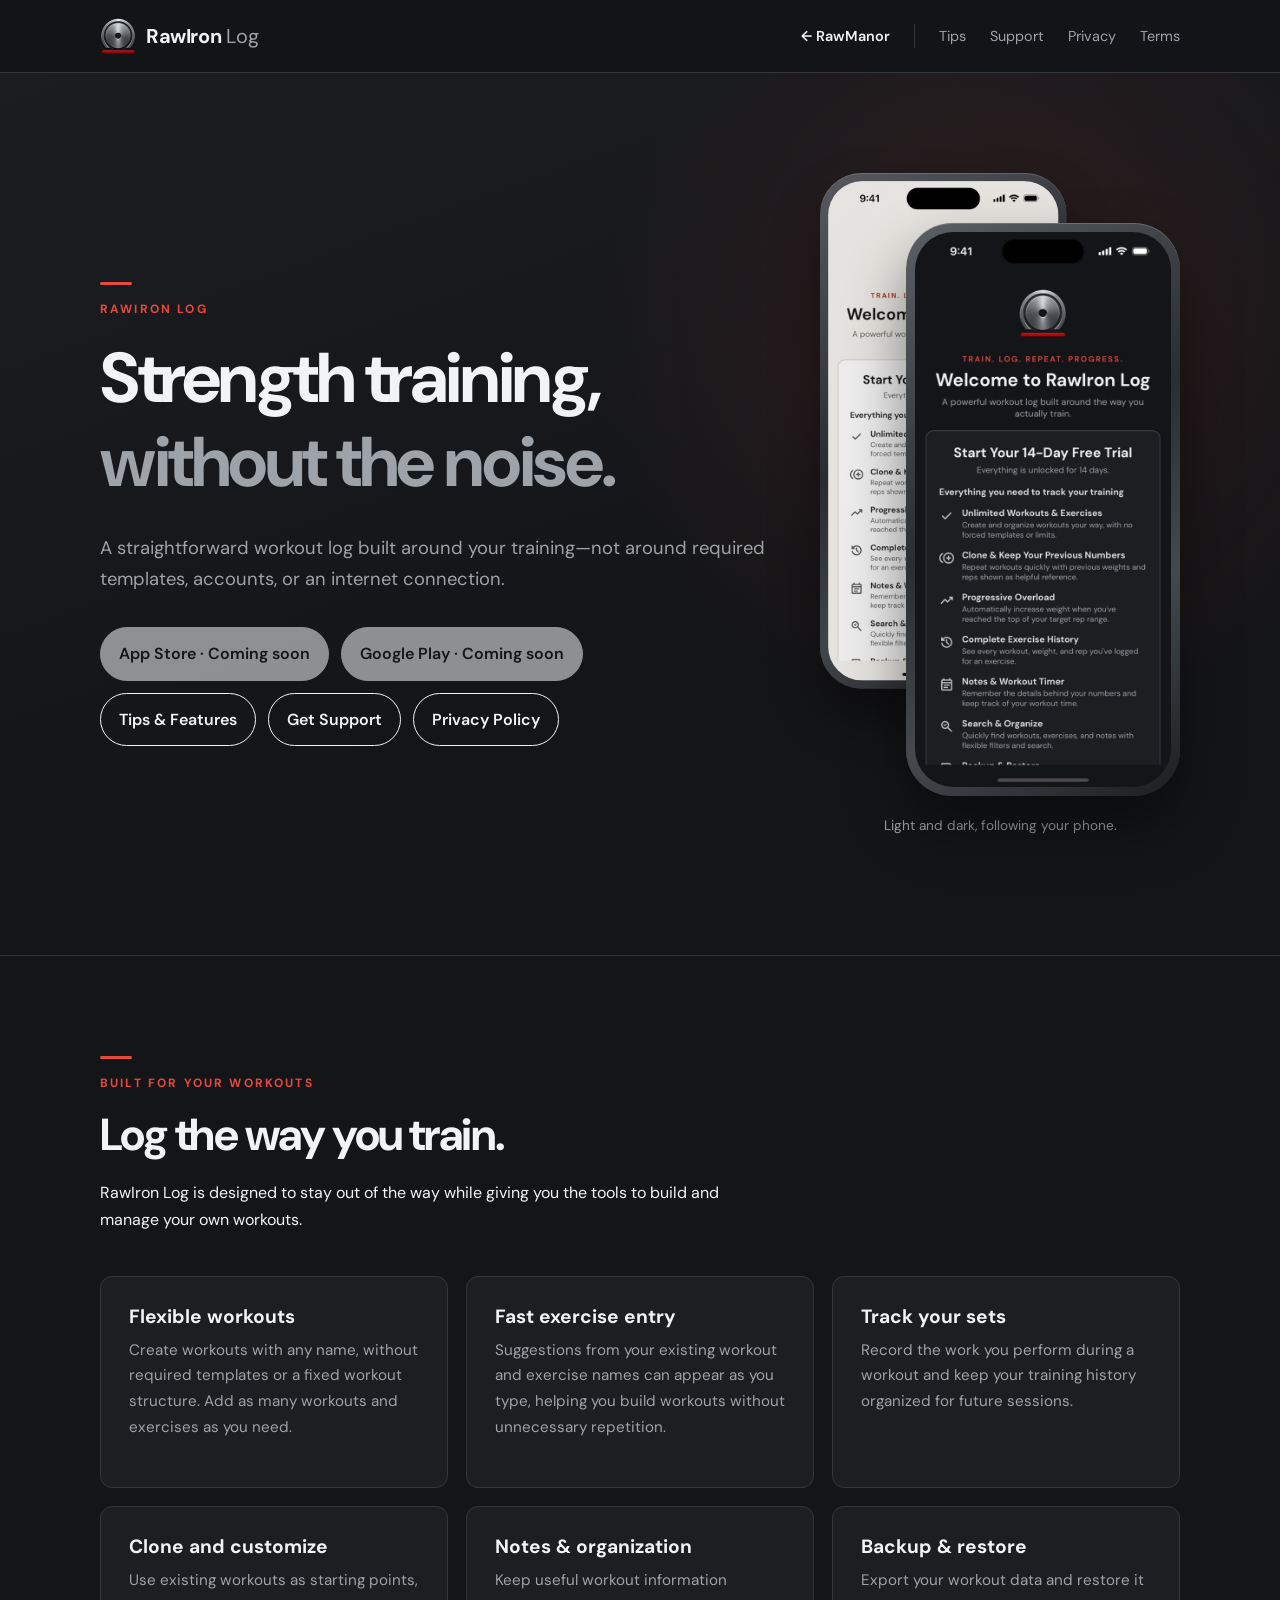
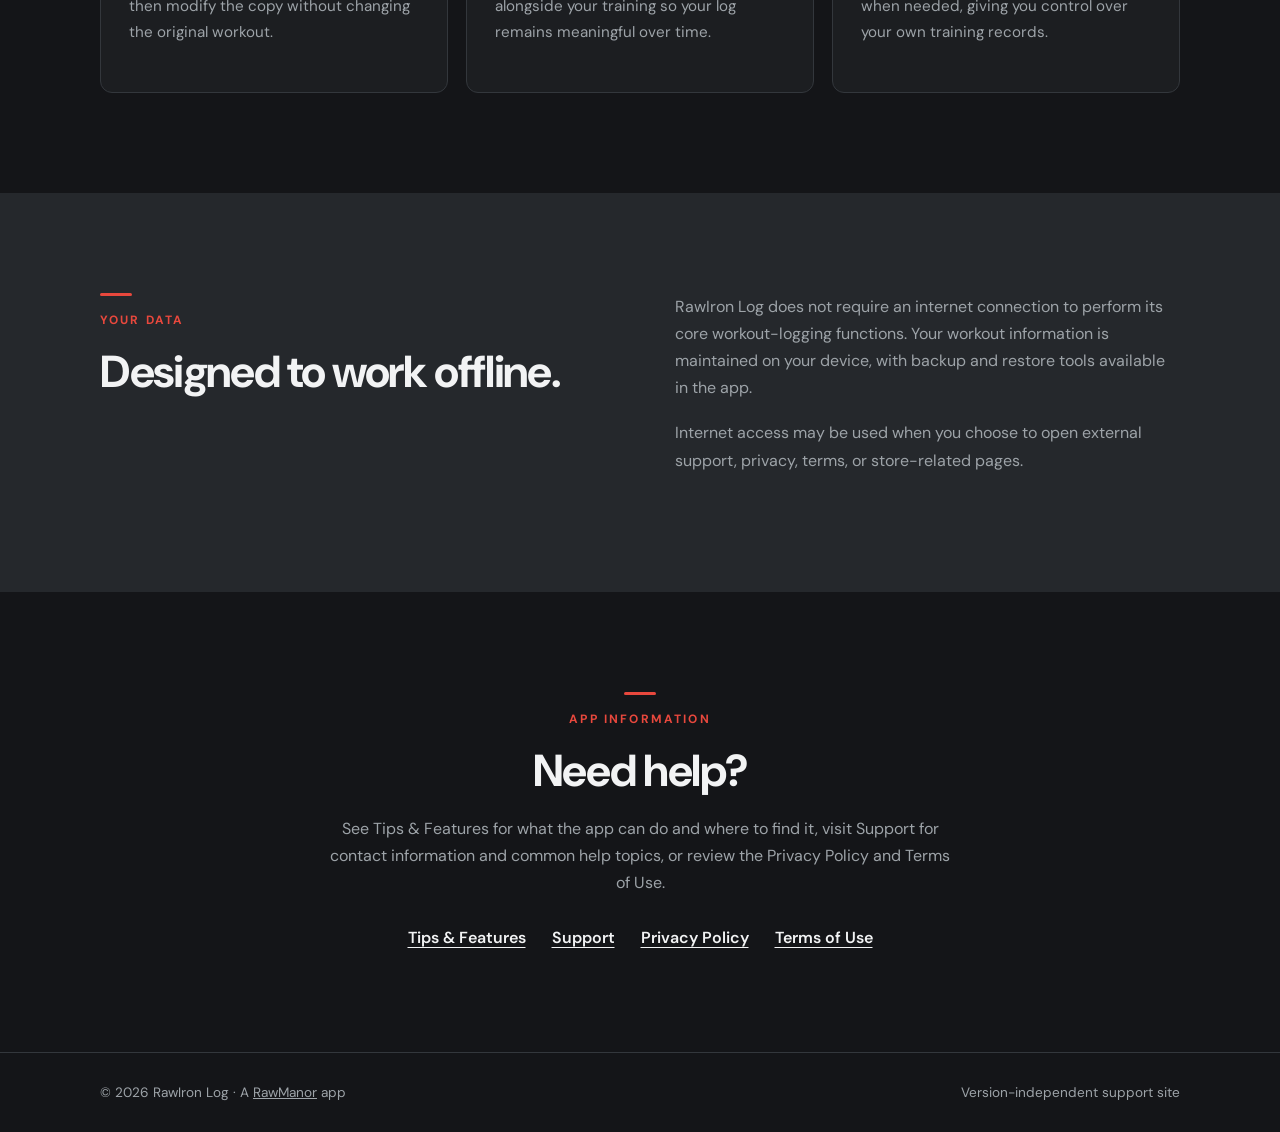
<file: index.html>
<!doctype html>
<html lang="en">
<head>
  <meta charset="utf-8">
  <meta name="viewport" content="width=device-width, initial-scale=1">
  <meta name="description" content="RawIron Log — a focused workout logging app for creating, tracking, cloning, and reviewing strength workouts.">
  <meta property="og:type" content="website">
  <meta property="og:site_name" content="RawIron Log">
  <meta property="og:title" content="RawIron Log">
  <meta property="og:description" content="RawIron Log — a focused workout logging app for creating, tracking, cloning, and reviewing strength workouts.">
  <meta name="twitter:card" content="summary">
  <title>RawIron Log</title>
  <link rel="icon" type="image/png" sizes="32x32" href="images/favicon-32.png">
  <link rel="apple-touch-icon" href="images/apple-touch-icon.png">
  <link rel="stylesheet" href="styles.css">
</head>
<body class="theme-graphite">
<header class="site-header">
  <div class="container nav">
    <a class="brand" href="index.html">
      <img src="images/logo-72.png" alt="" width="36" height="36">
      <span class="brand-text">RawIron <span>Log</span></span>
    </a>
    <nav aria-label="Main navigation">
      <a class="nav-home" href="../index.html">&larr; RawManor</a>
      <a href="tips.html">Tips</a>
      <a href="support.html">Support</a>
      <a href="privacy.html">Privacy</a>
      <a href="terms.html">Terms</a>
    </nav>
  </div>
</header>

<main>
  <section class="hero">
    <div class="container hero-inner hero-split">
      <div>
        <p class="eyebrow">RAWIRON LOG</p>
        <h1>Strength training,<br><em>without the noise.</em></h1>
        <p class="lead">A straightforward workout log built around your training—not around required templates, accounts, or an internet connection.</p>
        <div class="actions">
          <!-- When the listings go live, replace each span with:
               <a class="button primary store" href="STORE_URL">Download on the App Store</a> -->
          <span class="button primary store is-pending">App Store · Coming soon</span>
          <span class="button primary store is-pending">Google Play · Coming soon</span>
        </div>
        <div class="actions actions-secondary">
          <a class="button secondary" href="tips.html">Tips &amp; Features</a>
          <a class="button secondary" href="support.html">Get Support</a>
          <a class="button secondary" href="privacy.html">Privacy Policy</a>
        </div>
      </div>
      <div class="hero-devices">
        <figure class="device back"><img src="images/screens/welcome-light.jpg" alt="RawIron Log welcome screen in light mode" width="589" height="1278"></figure>
        <figure class="device front"><img src="images/screens/welcome-dark.jpg" alt="RawIron Log welcome screen in dark mode" width="589" height="1278"></figure>
        <p class="device-caption">Light and dark, following your phone.</p>
      </div>
    </div>
  </section>

  <section class="section">
    <div class="container">
      <div class="section-heading">
        <p class="eyebrow">BUILT FOR YOUR WORKOUTS</p>
        <h2>Log the way you train.</h2>
        <p>RawIron Log is designed to stay out of the way while giving you the tools to build and manage your own workouts.</p>
      </div>

      <div class="grid">
        <article class="card">
          <h3>Flexible workouts</h3>
          <p>Create workouts with any name, without required templates or a fixed workout structure. Add as many workouts and exercises as you need.</p>
        </article>
        <article class="card">
          <h3>Fast exercise entry</h3>
          <p>Suggestions from your existing workout and exercise names can appear as you type, helping you build workouts without unnecessary repetition.</p>
        </article>
        <article class="card">
          <h3>Track your sets</h3>
          <p>Record the work you perform during a workout and keep your training history organized for future sessions.</p>
        </article>
        <article class="card">
          <h3>Clone and customize</h3>
          <p>Use existing workouts as starting points, then modify the copy without changing the original workout.</p>
        </article>
        <article class="card">
          <h3>Notes & organization</h3>
          <p>Keep useful workout information alongside your training so your log remains meaningful over time.</p>
        </article>
        <article class="card">
          <h3>Backup & restore</h3>
          <p>Export your workout data and restore it when needed, giving you control over your own training records.</p>
        </article>
      </div>
    </div>
  </section>

  <section class="section muted">
    <div class="container split">
      <div>
        <p class="eyebrow">YOUR DATA</p>
        <h2>Designed to work offline.</h2>
      </div>
      <div>
        <p>RawIron Log does not require an internet connection to perform its core workout-logging functions. Your workout information is maintained on your device, with backup and restore tools available in the app.</p>
        <p>Internet access may be used when you choose to open external support, privacy, terms, or store-related pages.</p>
      </div>
    </div>
  </section>

  <section class="section">
    <div class="container centered">
      <p class="eyebrow">APP INFORMATION</p>
      <h2>Need help?</h2>
      <p class="narrow">See Tips &amp; Features for what the app can do and where to find it, visit Support for contact information and common help topics, or review the Privacy Policy and Terms of Use.</p>
      <div class="link-row">
        <a href="tips.html">Tips &amp; Features</a>
        <a href="support.html">Support</a>
        <a href="privacy.html">Privacy Policy</a>
        <a href="terms.html">Terms of Use</a>
      </div>
    </div>
  </section>
</main>

<footer>
  <div class="container footer-inner">
    <span>© 2026 RawIron Log · A <a href="../index.html">RawManor</a> app</span>
    <span>Version-independent support site</span>
  </div>
</footer>
</body>
</html>
</file>
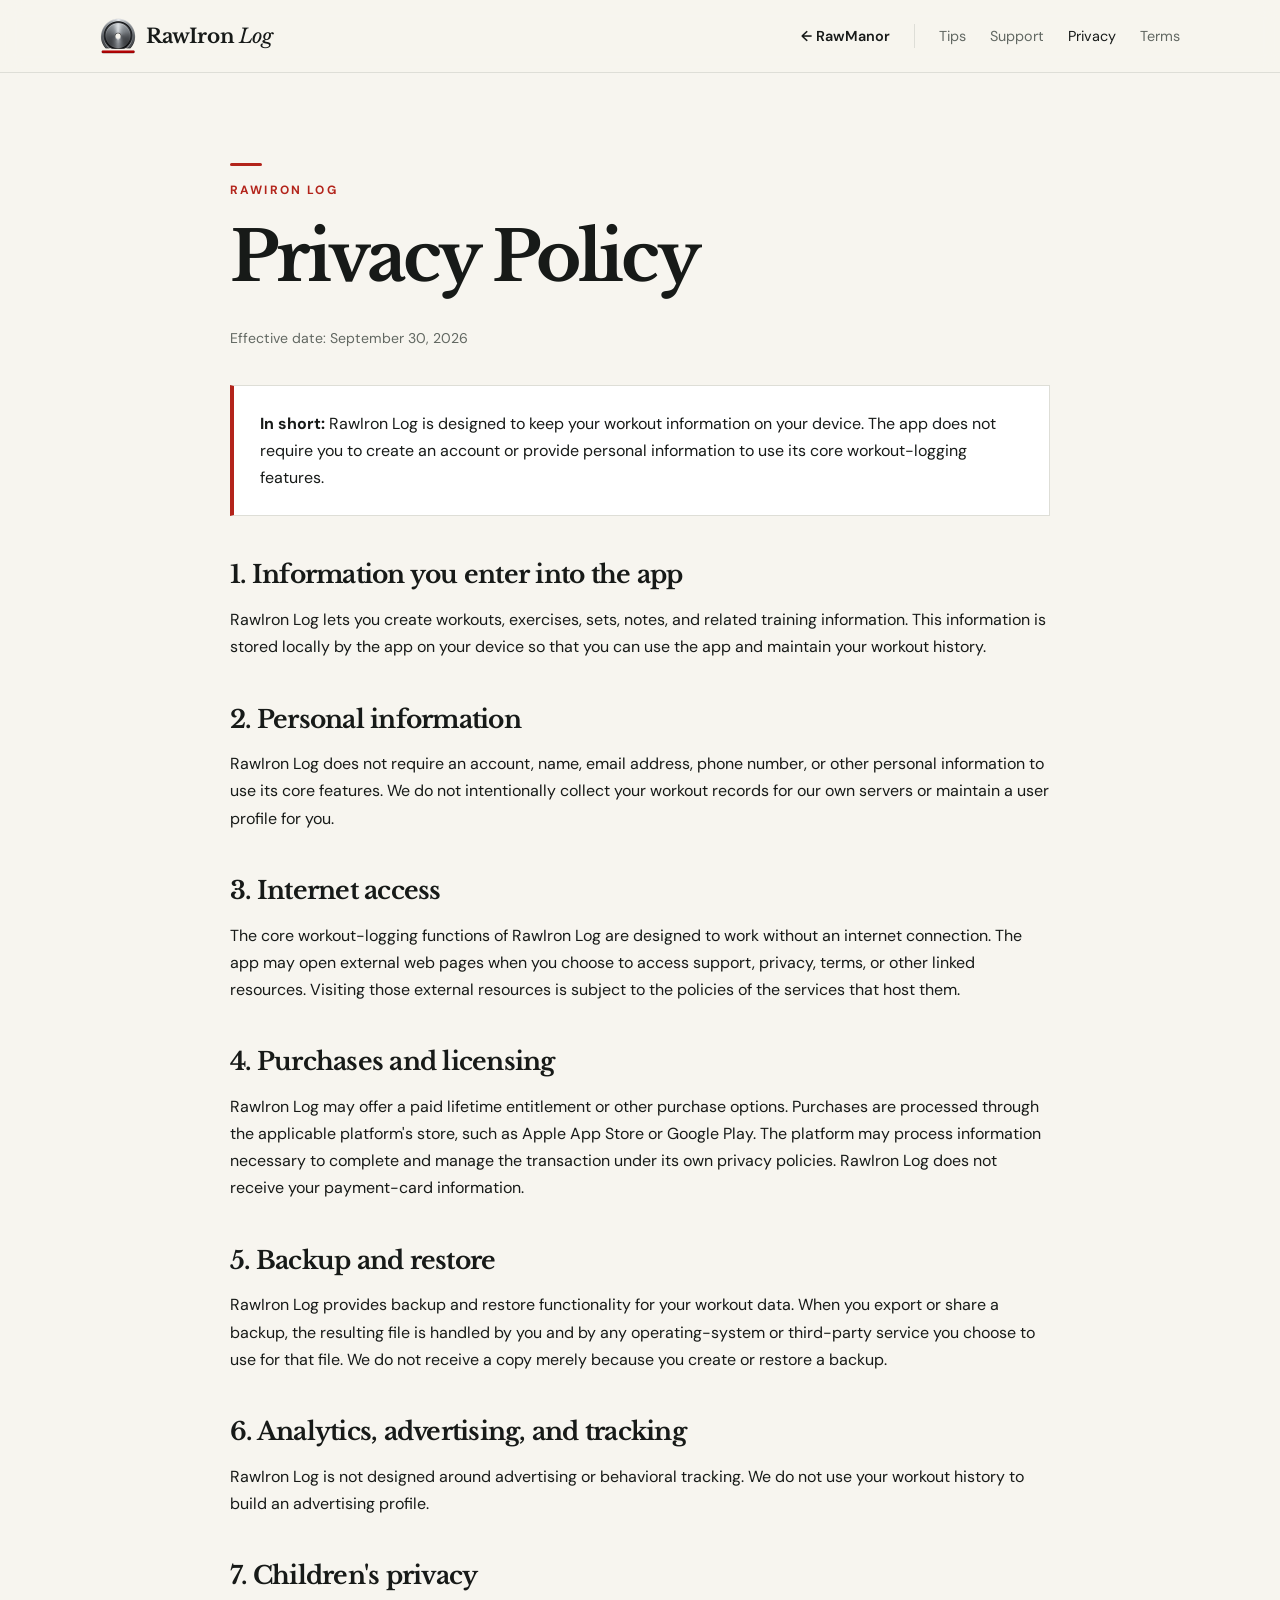
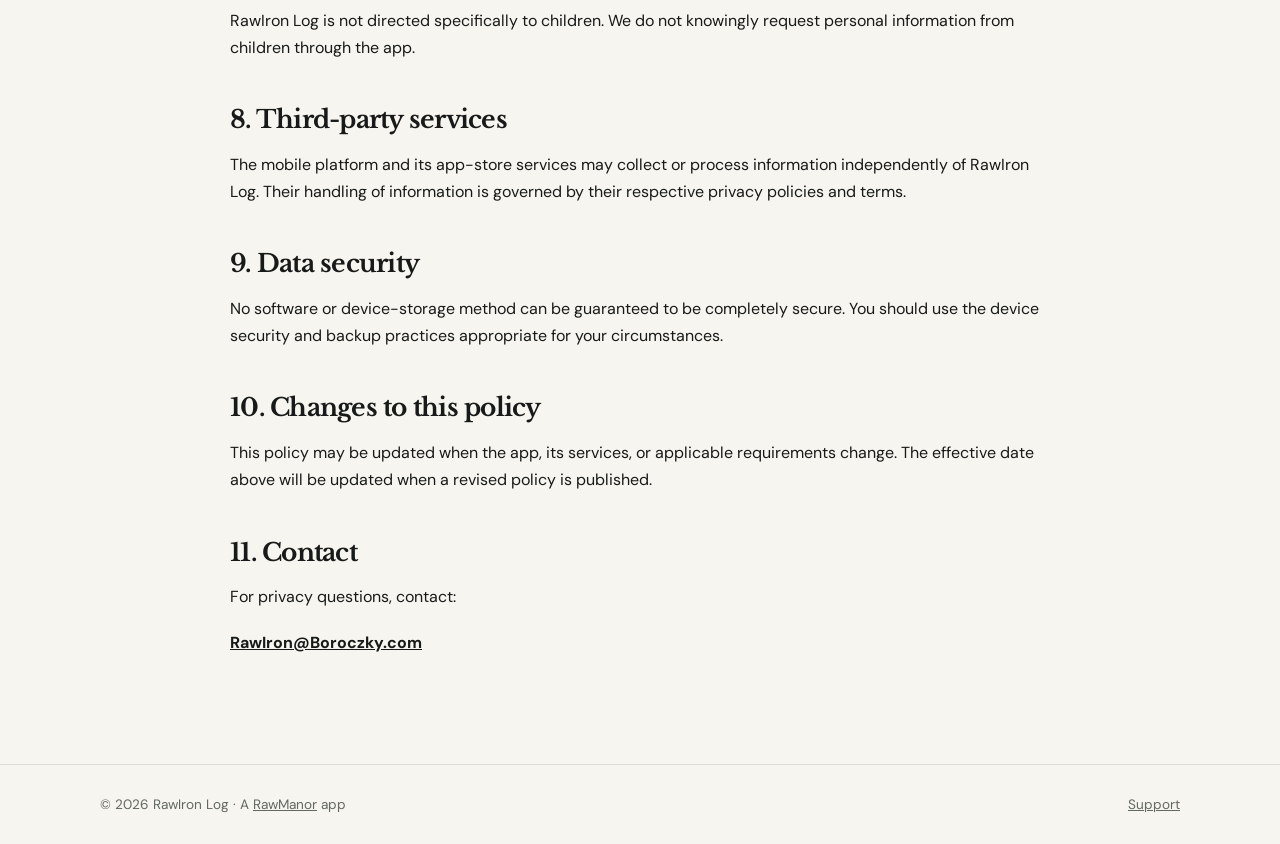
<file: privacy.html>
<!doctype html>
<html lang="en">
<head>
  <meta charset="utf-8">
  <meta name="viewport" content="width=device-width, initial-scale=1">
  <meta name="description" content="How RawIron Log handles your data: workouts stay on your device, with no account, no ads, and no behavioral tracking.">
  <meta property="og:type" content="website">
  <meta property="og:site_name" content="RawIron Log">
  <meta property="og:title" content="Privacy Policy — RawIron Log">
  <meta property="og:description" content="How RawIron Log handles your data: workouts stay on your device, with no account, no ads, and no behavioral tracking.">
  <meta name="twitter:card" content="summary">
  <title>Privacy Policy — RawIron Log</title>
  <link rel="icon" type="image/png" sizes="32x32" href="images/favicon-32.png">
  <link rel="apple-touch-icon" href="images/apple-touch-icon.png">
  <link rel="stylesheet" href="styles.css">
</head>
<body>
<header class="site-header">
  <div class="container nav">
    <a class="brand" href="index.html">
      <img src="images/logo-72.png" alt="" width="36" height="36">
      <span class="brand-text">RawIron <span>Log</span></span>
    </a>
    <nav aria-label="Main navigation">
      <a class="nav-home" href="../index.html">&larr; RawManor</a>
      <a href="tips.html">Tips</a>
      <a href="support.html">Support</a>
      <a class="active" aria-current="page" href="privacy.html">Privacy</a>
      <a href="terms.html">Terms</a>
    </nav>
  </div>
</header>

<main class="legal">
  <div class="container narrow-wide">
    <p class="eyebrow">RAWIRON LOG</p>
    <h1>Privacy Policy</h1>
    <p class="updated">Effective date: September 30, 2026</p>

    <div class="notice">
      <strong>In short:</strong> RawIron Log is designed to keep your workout information on your device. The app does not require you to create an account or provide personal information to use its core workout-logging features.
    </div>

    <h2>1. Information you enter into the app</h2>
    <p>RawIron Log lets you create workouts, exercises, sets, notes, and related training information. This information is stored locally by the app on your device so that you can use the app and maintain your workout history.</p>

    <h2>2. Personal information</h2>
    <p>RawIron Log does not require an account, name, email address, phone number, or other personal information to use its core features. We do not intentionally collect your workout records for our own servers or maintain a user profile for you.</p>

    <h2>3. Internet access</h2>
    <p>The core workout-logging functions of RawIron Log are designed to work without an internet connection. The app may open external web pages when you choose to access support, privacy, terms, or other linked resources. Visiting those external resources is subject to the policies of the services that host them.</p>

    <h2>4. Purchases and licensing</h2>
    <p>RawIron Log may offer a paid lifetime entitlement or other purchase options. Purchases are processed through the applicable platform's store, such as Apple App Store or Google Play. The platform may process information necessary to complete and manage the transaction under its own privacy policies. RawIron Log does not receive your payment-card information.</p>

    <h2>5. Backup and restore</h2>
    <p>RawIron Log provides backup and restore functionality for your workout data. When you export or share a backup, the resulting file is handled by you and by any operating-system or third-party service you choose to use for that file. We do not receive a copy merely because you create or restore a backup.</p>

    <h2>6. Analytics, advertising, and tracking</h2>
    <p>RawIron Log is not designed around advertising or behavioral tracking. We do not use your workout history to build an advertising profile.</p>

    <h2>7. Children's privacy</h2>
    <p>RawIron Log is not directed specifically to children. We do not knowingly request personal information from children through the app.</p>

    <h2>8. Third-party services</h2>
    <p>The mobile platform and its app-store services may collect or process information independently of RawIron Log. Their handling of information is governed by their respective privacy policies and terms.</p>

    <h2>9. Data security</h2>
    <p>No software or device-storage method can be guaranteed to be completely secure. You should use the device security and backup practices appropriate for your circumstances.</p>

    <h2>10. Changes to this policy</h2>
    <p>This policy may be updated when the app, its services, or applicable requirements change. The effective date above will be updated when a revised policy is published.</p>

    <h2>11. Contact</h2>
    <p>For privacy questions, contact:</p>
    <p><strong><a href="mailto:RawIron@Boroczky.com">RawIron@Boroczky.com</a></strong></p>
  </div>
</main>

<footer>
  <div class="container footer-inner">
    <span>© 2026 RawIron Log · A <a href="../index.html">RawManor</a> app</span>
    <span><a href="support.html">Support</a></span>
  </div>
</footer>
</body>
</html>
</file>
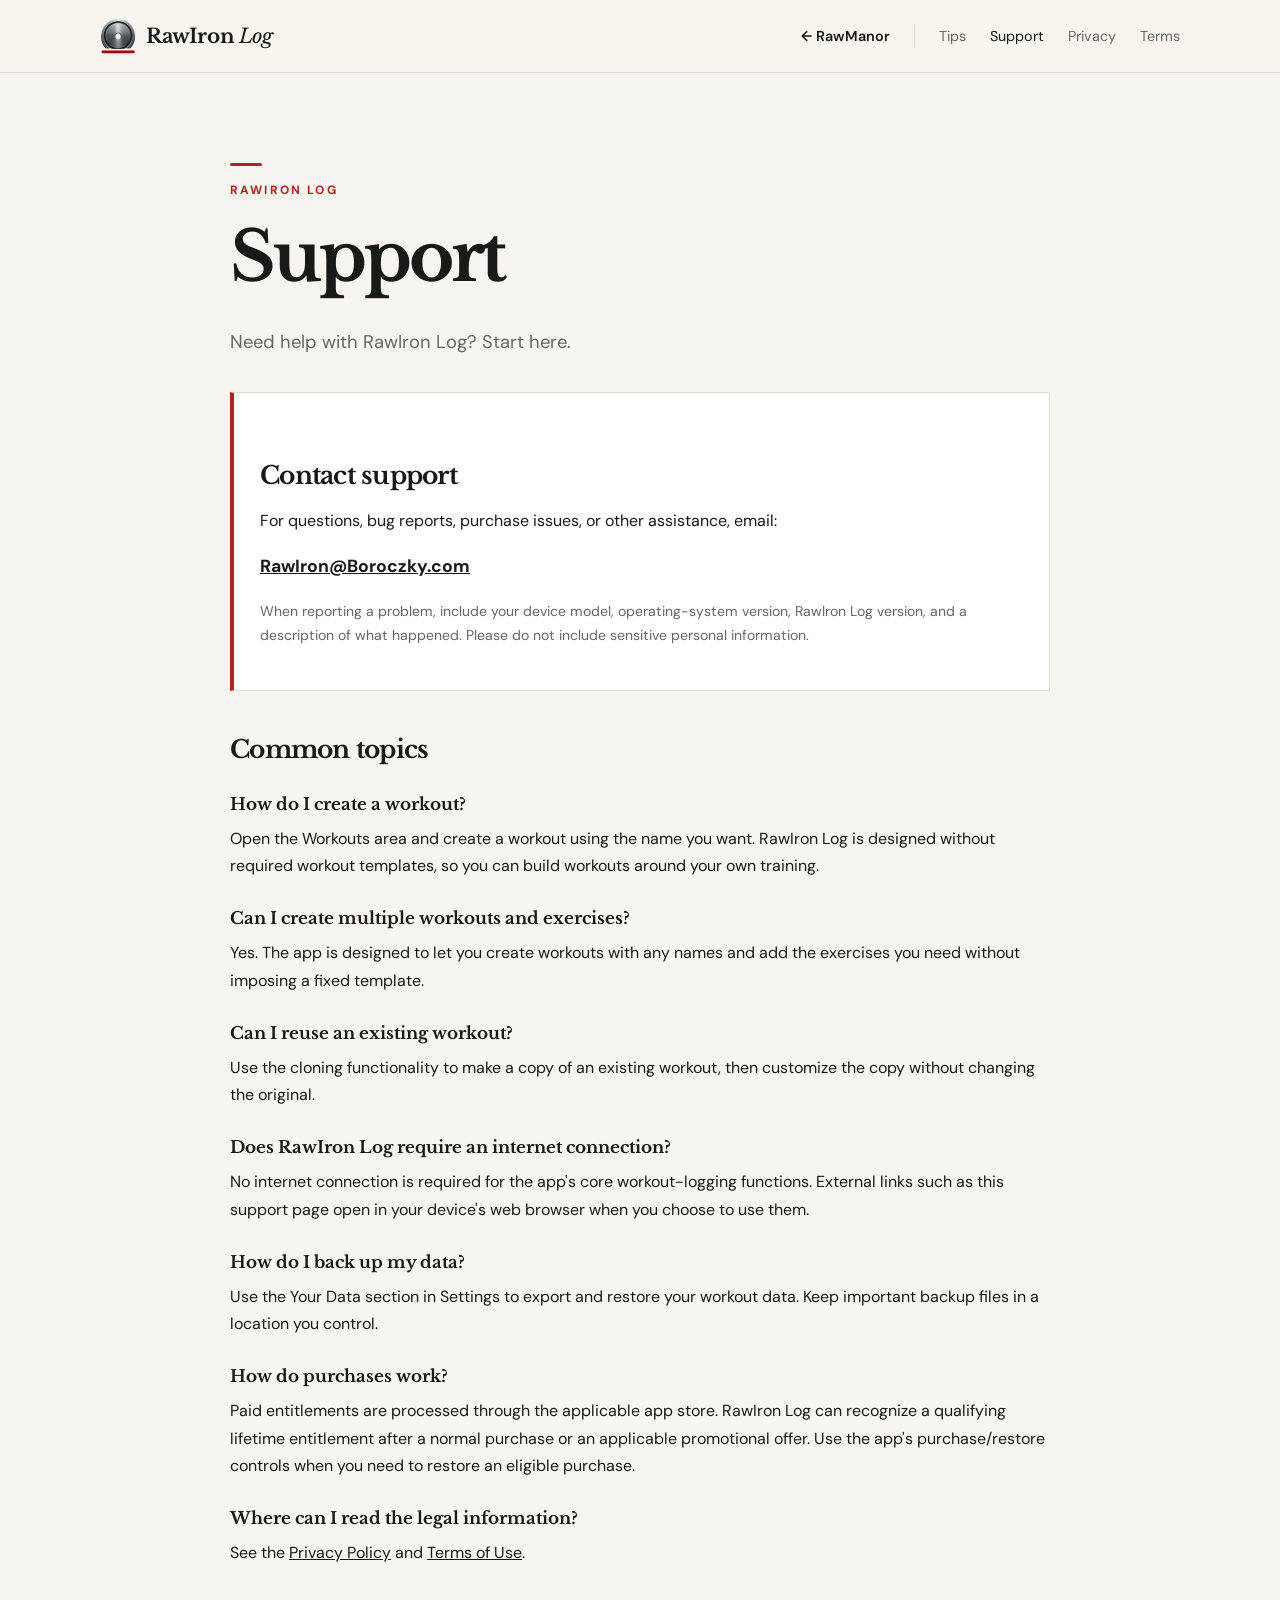
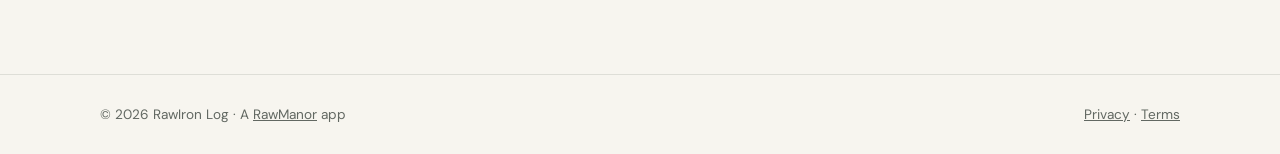
<file: support.html>
<!doctype html>
<html lang="en">
<head>
  <meta charset="utf-8">
  <meta name="viewport" content="width=device-width, initial-scale=1">
  <meta name="description" content="Get help with RawIron Log: contact support, back up and restore your data, restore purchases, and answers to common questions.">
  <meta property="og:type" content="website">
  <meta property="og:site_name" content="RawIron Log">
  <meta property="og:title" content="Support — RawIron Log">
  <meta property="og:description" content="Get help with RawIron Log: contact support, back up and restore your data, restore purchases, and answers to common questions.">
  <meta name="twitter:card" content="summary">
  <title>Support — RawIron Log</title>
  <link rel="icon" type="image/png" sizes="32x32" href="images/favicon-32.png">
  <link rel="apple-touch-icon" href="images/apple-touch-icon.png">
  <link rel="stylesheet" href="styles.css">
</head>
<body>
<header class="site-header">
  <div class="container nav">
    <a class="brand" href="index.html">
      <img src="images/logo-72.png" alt="" width="36" height="36">
      <span class="brand-text">RawIron <span>Log</span></span>
    </a>
    <nav aria-label="Main navigation">
      <a class="nav-home" href="../index.html">&larr; RawManor</a>
      <a href="tips.html">Tips</a>
      <a class="active" aria-current="page" href="support.html">Support</a>
      <a href="privacy.html">Privacy</a>
      <a href="terms.html">Terms</a>
    </nav>
  </div>
</header>

<main class="legal">
  <div class="container narrow-wide">
    <p class="eyebrow">RAWIRON LOG</p>
    <h1>Support</h1>
    <p class="lead">Need help with RawIron Log? Start here.</p>

    <div class="support-box">
      <h2>Contact support</h2>
      <p>For questions, bug reports, purchase issues, or other assistance, email:</p>
      <p><a class="support-email" href="mailto:RawIron@Boroczky.com">RawIron@Boroczky.com</a></p>
      <p class="small">When reporting a problem, include your device model, operating-system version, RawIron Log version, and a description of what happened. Please do not include sensitive personal information.</p>
    </div>

    <h2>Common topics</h2>

    <h3>How do I create a workout?</h3>
    <p>Open the Workouts area and create a workout using the name you want. RawIron Log is designed without required workout templates, so you can build workouts around your own training.</p>

    <h3>Can I create multiple workouts and exercises?</h3>
    <p>Yes. The app is designed to let you create workouts with any names and add the exercises you need without imposing a fixed template.</p>

    <h3>Can I reuse an existing workout?</h3>
    <p>Use the cloning functionality to make a copy of an existing workout, then customize the copy without changing the original.</p>

    <h3>Does RawIron Log require an internet connection?</h3>
    <p>No internet connection is required for the app's core workout-logging functions. External links such as this support page open in your device's web browser when you choose to use them.</p>

    <h3>How do I back up my data?</h3>
    <p>Use the Your Data section in Settings to export and restore your workout data. Keep important backup files in a location you control.</p>

    <h3>How do purchases work?</h3>
    <p>Paid entitlements are processed through the applicable app store. RawIron Log can recognize a qualifying lifetime entitlement after a normal purchase or an applicable promotional offer. Use the app's purchase/restore controls when you need to restore an eligible purchase.</p>

    <h3>Where can I read the legal information?</h3>
    <p>See the <a href="privacy.html">Privacy Policy</a> and <a href="terms.html">Terms of Use</a>.</p>
  </div>
</main>

<footer>
  <div class="container footer-inner">
    <span>© 2026 RawIron Log · A <a href="../index.html">RawManor</a> app</span>
    <span><a href="privacy.html">Privacy</a> · <a href="terms.html">Terms</a></span>
  </div>
</footer>
</body>
</html>
</file>
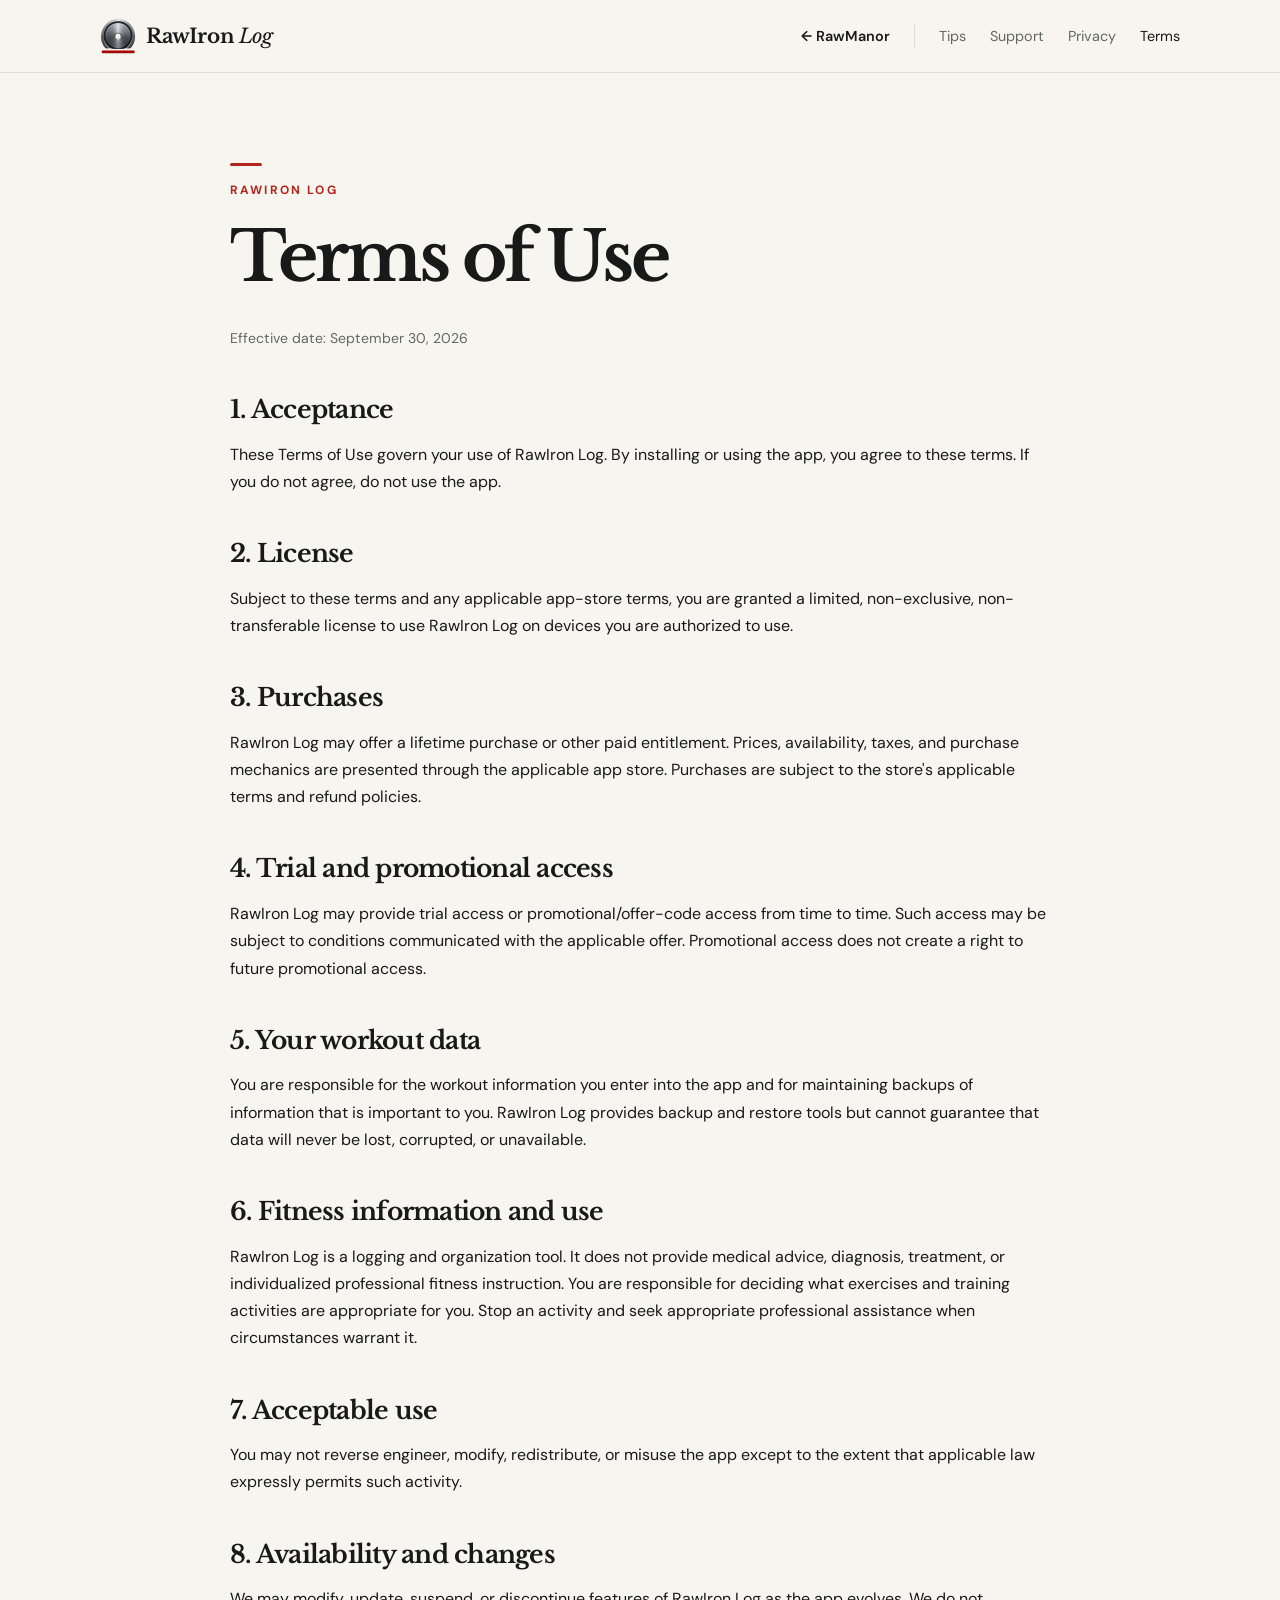
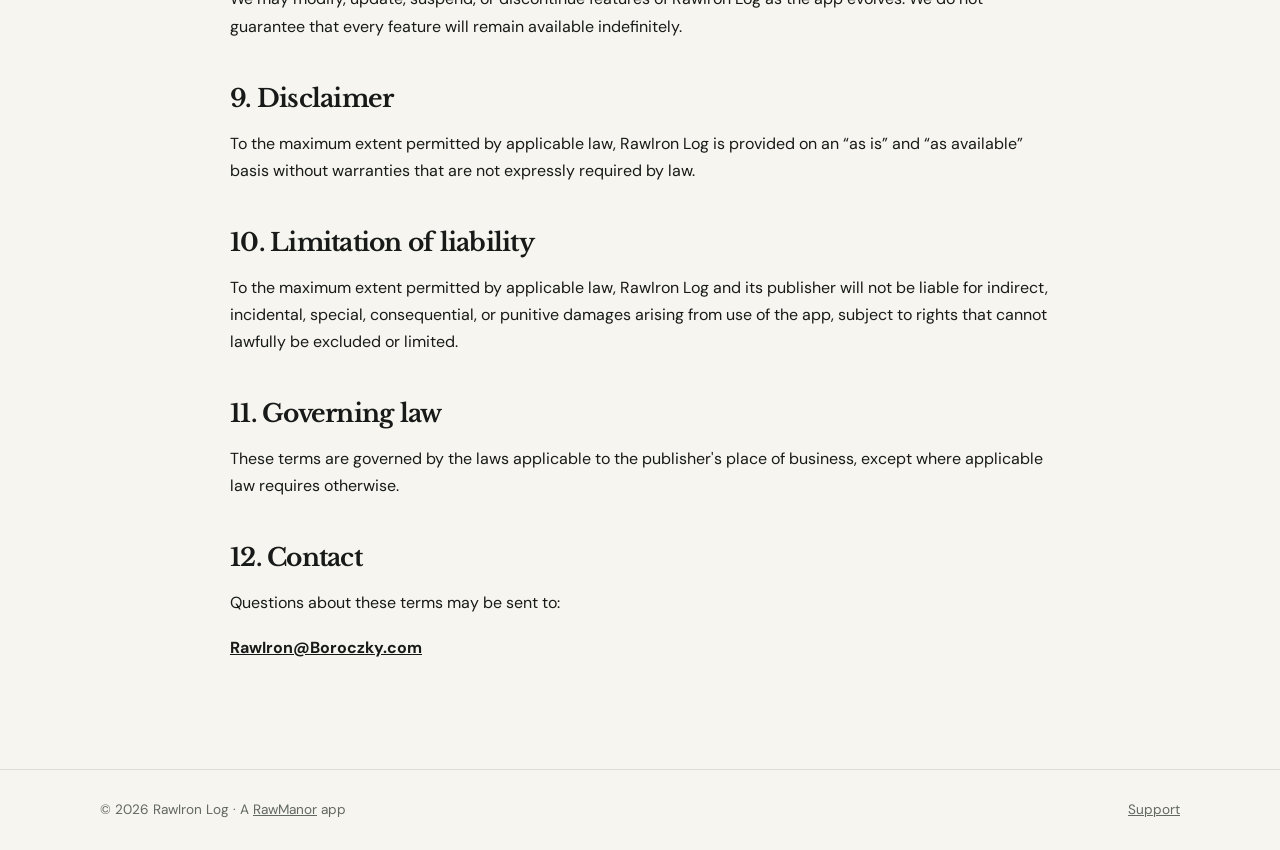
<file: terms.html>
<!doctype html>
<html lang="en">
<head>
  <meta charset="utf-8">
  <meta name="viewport" content="width=device-width, initial-scale=1">
  <meta name="description" content="The Terms of Use for RawIron Log, covering licensing, purchases, trial access, your workout data, and fitness disclaimers.">
  <meta property="og:type" content="website">
  <meta property="og:site_name" content="RawIron Log">
  <meta property="og:title" content="Terms of Use — RawIron Log">
  <meta property="og:description" content="The Terms of Use for RawIron Log, covering licensing, purchases, trial access, your workout data, and fitness disclaimers.">
  <meta name="twitter:card" content="summary">
  <title>Terms of Use — RawIron Log</title>
  <link rel="icon" type="image/png" sizes="32x32" href="images/favicon-32.png">
  <link rel="apple-touch-icon" href="images/apple-touch-icon.png">
  <link rel="stylesheet" href="styles.css">
</head>
<body>
<header class="site-header">
  <div class="container nav">
    <a class="brand" href="index.html">
      <img src="images/logo-72.png" alt="" width="36" height="36">
      <span class="brand-text">RawIron <span>Log</span></span>
    </a>
    <nav aria-label="Main navigation">
      <a class="nav-home" href="../index.html">&larr; RawManor</a>
      <a href="tips.html">Tips</a>
      <a href="support.html">Support</a>
      <a href="privacy.html">Privacy</a>
      <a class="active" aria-current="page" href="terms.html">Terms</a>
    </nav>
  </div>
</header>

<main class="legal">
  <div class="container narrow-wide">
    <p class="eyebrow">RAWIRON LOG</p>
    <h1>Terms of Use</h1>
    <p class="updated">Effective date: September 30, 2026</p>

    <h2>1. Acceptance</h2>
    <p>These Terms of Use govern your use of RawIron Log. By installing or using the app, you agree to these terms. If you do not agree, do not use the app.</p>

    <h2>2. License</h2>
    <p>Subject to these terms and any applicable app-store terms, you are granted a limited, non-exclusive, non-transferable license to use RawIron Log on devices you are authorized to use.</p>

    <h2>3. Purchases</h2>
    <p>RawIron Log may offer a lifetime purchase or other paid entitlement. Prices, availability, taxes, and purchase mechanics are presented through the applicable app store. Purchases are subject to the store's applicable terms and refund policies.</p>

    <h2>4. Trial and promotional access</h2>
    <p>RawIron Log may provide trial access or promotional/offer-code access from time to time. Such access may be subject to conditions communicated with the applicable offer. Promotional access does not create a right to future promotional access.</p>

    <h2>5. Your workout data</h2>
    <p>You are responsible for the workout information you enter into the app and for maintaining backups of information that is important to you. RawIron Log provides backup and restore tools but cannot guarantee that data will never be lost, corrupted, or unavailable.</p>

    <h2>6. Fitness information and use</h2>
    <p>RawIron Log is a logging and organization tool. It does not provide medical advice, diagnosis, treatment, or individualized professional fitness instruction. You are responsible for deciding what exercises and training activities are appropriate for you. Stop an activity and seek appropriate professional assistance when circumstances warrant it.</p>

    <h2>7. Acceptable use</h2>
    <p>You may not reverse engineer, modify, redistribute, or misuse the app except to the extent that applicable law expressly permits such activity.</p>

    <h2>8. Availability and changes</h2>
    <p>We may modify, update, suspend, or discontinue features of RawIron Log as the app evolves. We do not guarantee that every feature will remain available indefinitely.</p>

    <h2>9. Disclaimer</h2>
    <p>To the maximum extent permitted by applicable law, RawIron Log is provided on an “as is” and “as available” basis without warranties that are not expressly required by law.</p>

    <h2>10. Limitation of liability</h2>
    <p>To the maximum extent permitted by applicable law, RawIron Log and its publisher will not be liable for indirect, incidental, special, consequential, or punitive damages arising from use of the app, subject to rights that cannot lawfully be excluded or limited.</p>

    <h2>11. Governing law</h2>
    <p>These terms are governed by the laws applicable to the publisher's place of business, except where applicable law requires otherwise.</p>

    <h2>12. Contact</h2>
    <p>Questions about these terms may be sent to:</p>
    <p><strong><a href="mailto:RawIron@Boroczky.com">RawIron@Boroczky.com</a></strong></p>
  </div>
</main>

<footer>
  <div class="container footer-inner">
    <span>© 2026 RawIron Log · A <a href="../index.html">RawManor</a> app</span>
    <span><a href="support.html">Support</a></span>
  </div>
</footer>
</body>
</html>
</file>
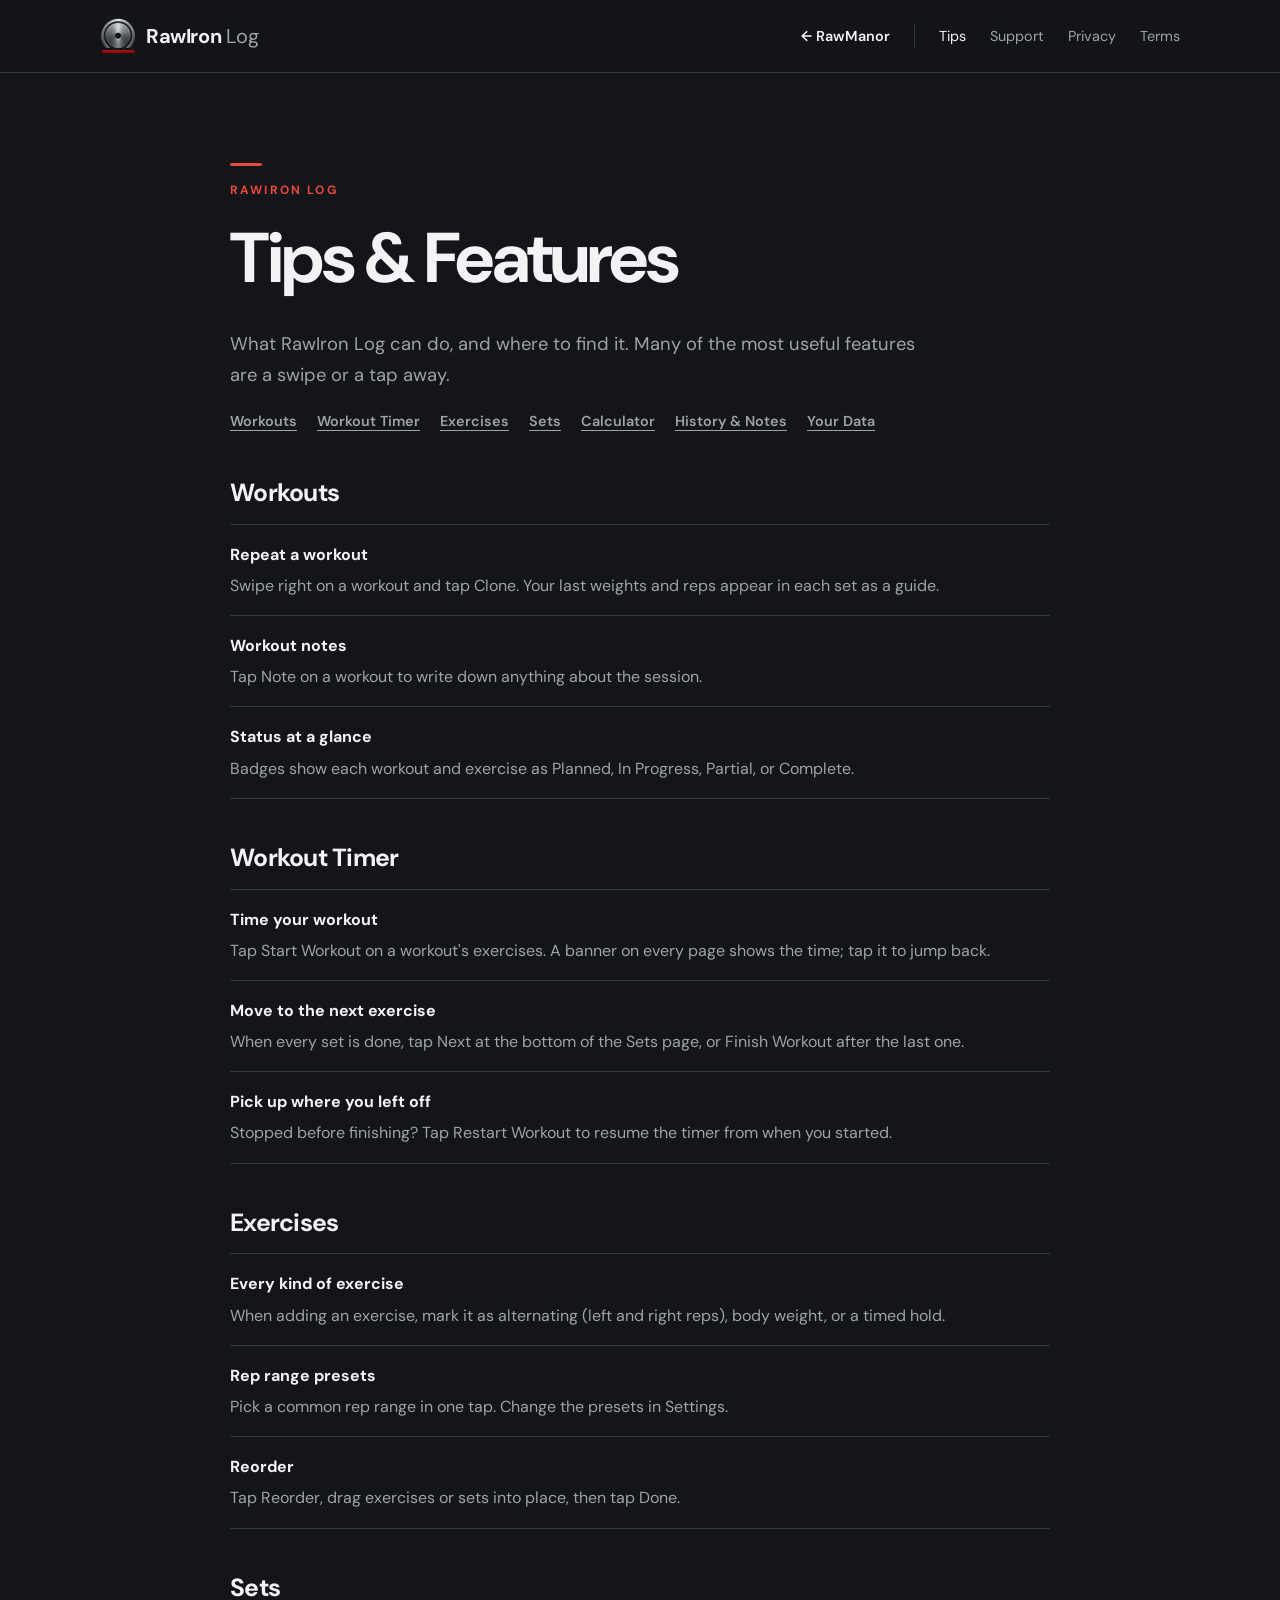
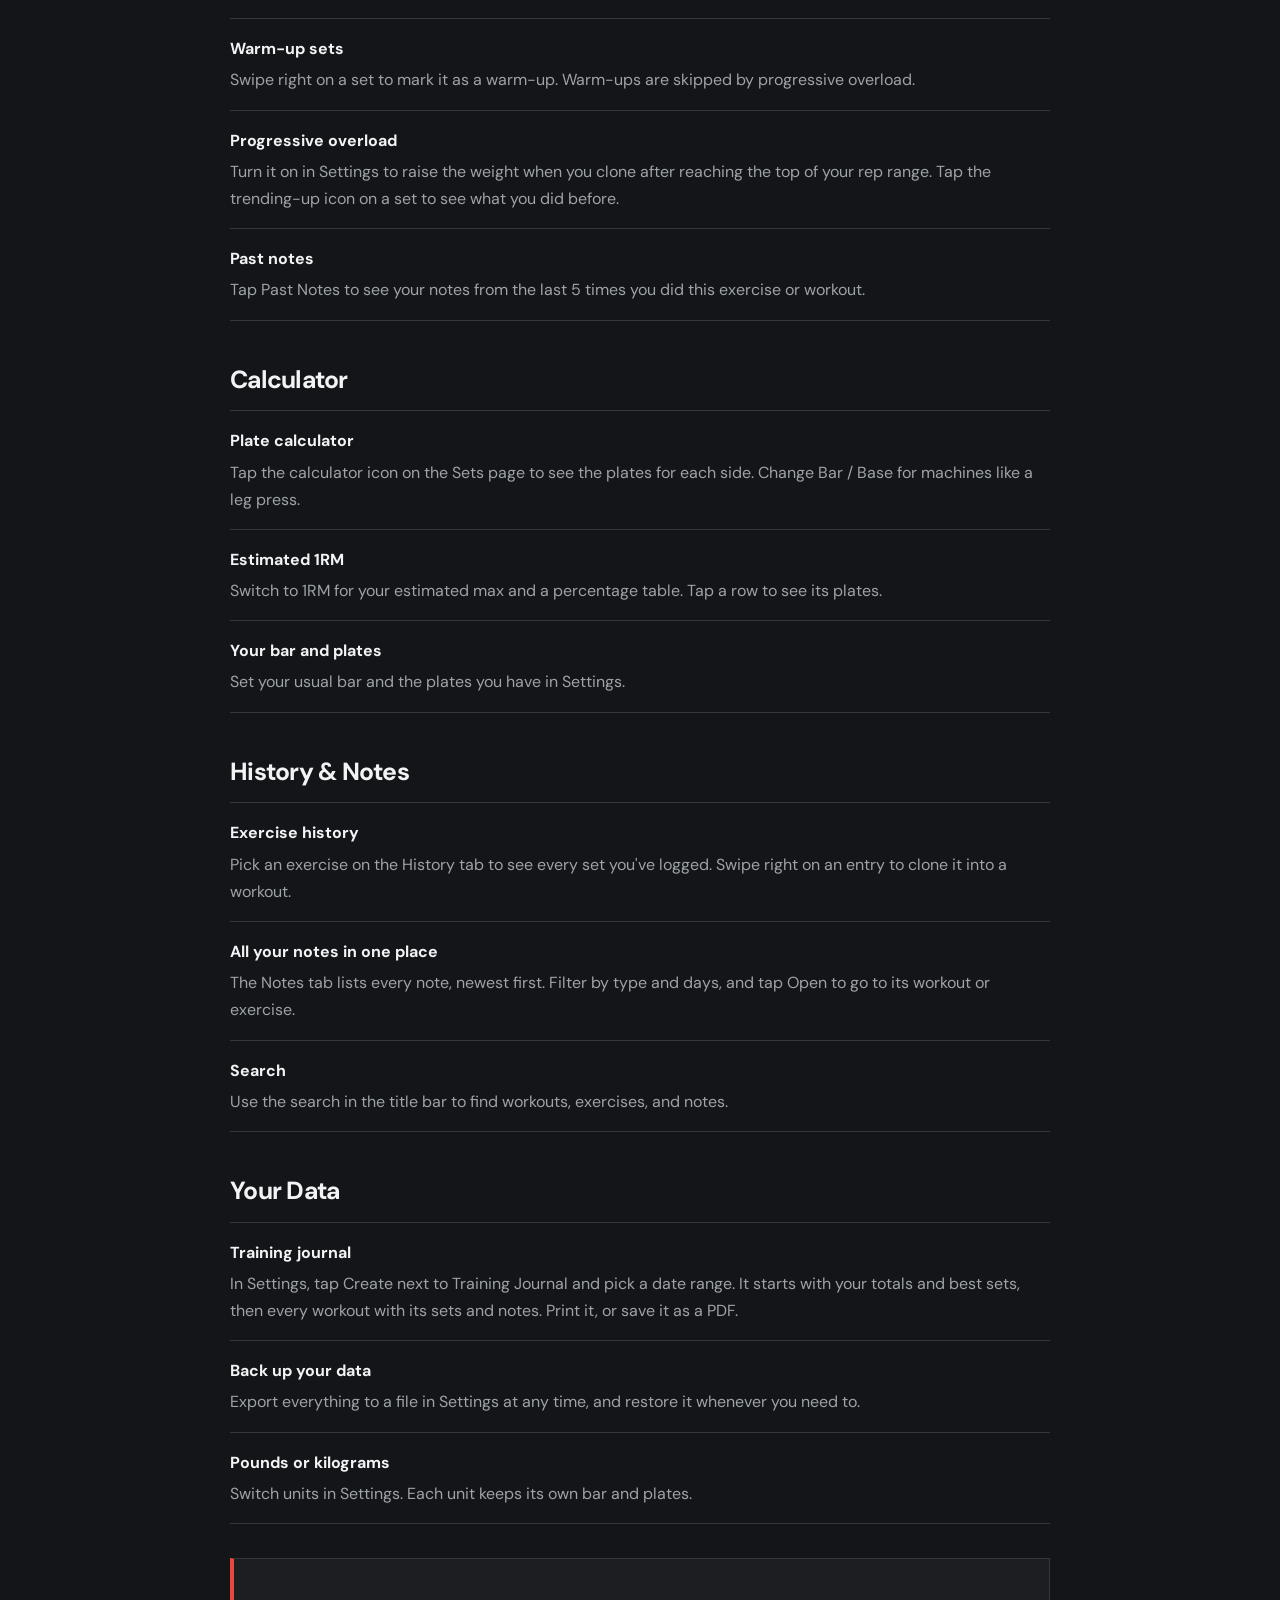
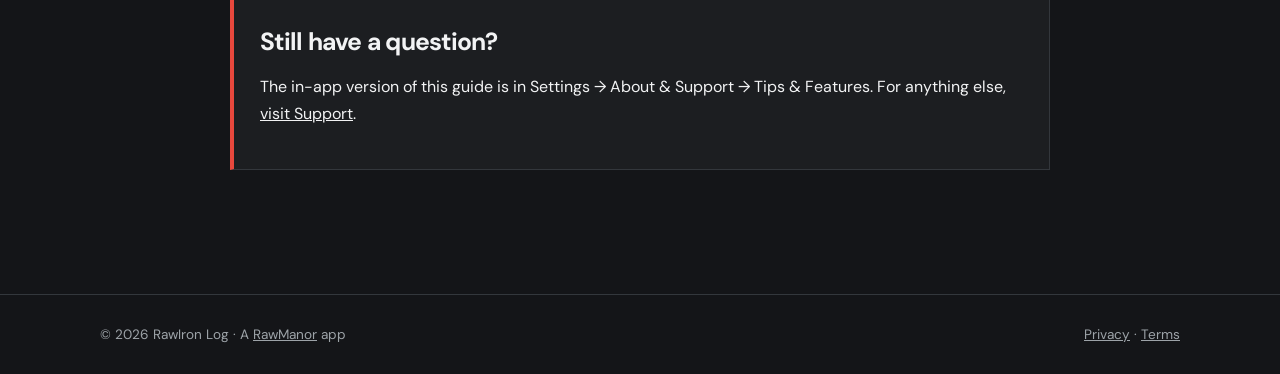
<file: tips.html>
<!doctype html>
<html lang="en">
<head>
  <meta charset="utf-8">
  <meta name="viewport" content="width=device-width, initial-scale=1">
  <meta name="description" content="Tips and features for RawIron Log: cloning, progressive overload, the workout timer, the plate and 1RM calculator, history, notes, the printable training journal, and backups — and where to find each one.">
  <meta property="og:type" content="website">
  <meta property="og:site_name" content="RawIron Log">
  <meta property="og:title" content="Tips &amp; Features — RawIron Log">
  <meta property="og:description" content="Tips and features for RawIron Log: cloning, progressive overload, the workout timer, the plate and 1RM calculator, history, notes, the printable training journal, and backups — and where to find each one.">
  <meta name="twitter:card" content="summary">
  <title>Tips &amp; Features — RawIron Log</title>
  <link rel="icon" type="image/png" sizes="32x32" href="images/favicon-32.png">
  <link rel="apple-touch-icon" href="images/apple-touch-icon.png">
  <link rel="stylesheet" href="styles.css">
</head>
<body class="theme-graphite">
<header class="site-header">
  <div class="container nav">
    <a class="brand" href="index.html">
      <img src="images/logo-72.png" alt="" width="36" height="36">
      <span class="brand-text">RawIron <span>Log</span></span>
    </a>
    <nav aria-label="Main navigation">
      <a class="nav-home" href="../index.html">&larr; RawManor</a>
      <a class="active" aria-current="page" href="tips.html">Tips</a>
      <a href="support.html">Support</a>
      <a href="privacy.html">Privacy</a>
      <a href="terms.html">Terms</a>
    </nav>
  </div>
</header>

<!-- mirrors the app's Tips & Features page (Pages/TipsPage.xaml.cs in the RawIron Log app); keep the two in step -->
<main class="legal">
  <div class="container narrow-wide">
    <p class="eyebrow">RAWIRON LOG</p>
    <h1>Tips &amp; Features</h1>
    <p class="lead">What RawIron Log can do, and where to find it. Many of the most useful features are a swipe or a tap away.</p>

    <nav class="tip-jump" aria-label="Sections">
      <a href="#workouts">Workouts</a>
      <a href="#timer">Workout Timer</a>
      <a href="#exercises">Exercises</a>
      <a href="#sets">Sets</a>
      <a href="#calculator">Calculator</a>
      <a href="#history">History &amp; Notes</a>
      <a href="#data">Your Data</a>
    </nav>

    <section class="tip-section" id="workouts">
      <h2>Workouts</h2>
      <dl class="tips">
        <div>
          <dt>Repeat a workout</dt>
          <dd>Swipe right on a workout and tap Clone. Your last weights and reps appear in each set as a guide.</dd>
        </div>
        <div>
          <dt>Workout notes</dt>
          <dd>Tap Note on a workout to write down anything about the session.</dd>
        </div>
        <div>
          <dt>Status at a glance</dt>
          <dd>Badges show each workout and exercise as Planned, In Progress, Partial, or Complete.</dd>
        </div>
      </dl>
    </section>

    <section class="tip-section" id="timer">
      <h2>Workout Timer</h2>
      <dl class="tips">
        <div>
          <dt>Time your workout</dt>
          <dd>Tap Start Workout on a workout's exercises. A banner on every page shows the time; tap it to jump back.</dd>
        </div>
        <div>
          <dt>Move to the next exercise</dt>
          <dd>When every set is done, tap Next at the bottom of the Sets page, or Finish Workout after the last one.</dd>
        </div>
        <div>
          <dt>Pick up where you left off</dt>
          <dd>Stopped before finishing? Tap Restart Workout to resume the timer from when you started.</dd>
        </div>
      </dl>
    </section>

    <section class="tip-section" id="exercises">
      <h2>Exercises</h2>
      <dl class="tips">
        <div>
          <dt>Every kind of exercise</dt>
          <dd>When adding an exercise, mark it as alternating (left and right reps), body weight, or a timed hold.</dd>
        </div>
        <div>
          <dt>Rep range presets</dt>
          <dd>Pick a common rep range in one tap. Change the presets in Settings.</dd>
        </div>
        <div>
          <dt>Reorder</dt>
          <dd>Tap Reorder, drag exercises or sets into place, then tap Done.</dd>
        </div>
      </dl>
    </section>

    <section class="tip-section" id="sets">
      <h2>Sets</h2>
      <dl class="tips">
        <div>
          <dt>Warm-up sets</dt>
          <dd>Swipe right on a set to mark it as a warm-up. Warm-ups are skipped by progressive overload.</dd>
        </div>
        <div>
          <dt>Progressive overload</dt>
          <dd>Turn it on in Settings to raise the weight when you clone after reaching the top of your rep range. Tap the trending-up icon on a set to see what you did before.</dd>
        </div>
        <div>
          <dt>Past notes</dt>
          <dd>Tap Past Notes to see your notes from the last 5 times you did this exercise or workout.</dd>
        </div>
      </dl>
    </section>

    <section class="tip-section" id="calculator">
      <h2>Calculator</h2>
      <dl class="tips">
        <div>
          <dt>Plate calculator</dt>
          <dd>Tap the calculator icon on the Sets page to see the plates for each side. Change Bar / Base for machines like a leg press.</dd>
        </div>
        <div>
          <dt>Estimated 1RM</dt>
          <dd>Switch to 1RM for your estimated max and a percentage table. Tap a row to see its plates.</dd>
        </div>
        <div>
          <dt>Your bar and plates</dt>
          <dd>Set your usual bar and the plates you have in Settings.</dd>
        </div>
      </dl>
    </section>

    <section class="tip-section" id="history">
      <h2>History &amp; Notes</h2>
      <dl class="tips">
        <div>
          <dt>Exercise history</dt>
          <dd>Pick an exercise on the History tab to see every set you've logged. Swipe right on an entry to clone it into a workout.</dd>
        </div>
        <div>
          <dt>All your notes in one place</dt>
          <dd>The Notes tab lists every note, newest first. Filter by type and days, and tap Open to go to its workout or exercise.</dd>
        </div>
        <div>
          <dt>Search</dt>
          <dd>Use the search in the title bar to find workouts, exercises, and notes.</dd>
        </div>
      </dl>
    </section>

    <section class="tip-section" id="data">
      <h2>Your Data</h2>
      <dl class="tips">
        <div>
          <dt>Training journal</dt>
          <dd>In Settings, tap Create next to Training Journal and pick a date range. It starts with your totals and best sets, then every workout with its sets and notes. Print it, or save it as a PDF.</dd>
        </div>
        <div>
          <dt>Back up your data</dt>
          <dd>Export everything to a file in Settings at any time, and restore it whenever you need to.</dd>
        </div>
        <div>
          <dt>Pounds or kilograms</dt>
          <dd>Switch units in Settings. Each unit keeps its own bar and plates.</dd>
        </div>
      </dl>
    </section>

    <div class="support-box">
      <h2>Still have a question?</h2>
      <p>The in-app version of this guide is in Settings &rarr; About &amp; Support &rarr; Tips &amp; Features. For anything else, <a href="support.html">visit Support</a>.</p>
    </div>
  </div>
</main>

<footer>
  <div class="container footer-inner">
    <span>© 2026 RawIron Log · A <a href="../index.html">RawManor</a> app</span>
    <span><a href="privacy.html">Privacy</a> · <a href="terms.html">Terms</a></span>
  </div>
</footer>
</body>
</html>
</file>
<file: styles.css>
@import url('https://fonts.googleapis.com/css2?family=DM+Sans:wght@400;500;600;700&family=Libre+Baskerville:ital,wght@0,400;0,700;1,400&display=swap');

:root {
  /* RawManor brand palette ("Graphite & Iron Red"); shared with the RawIron Log app (Resources/Styles/Colors.xaml) */
  --ink: #171a18;
  --muted: #626862;
  --paper: #f7f5ef;
  --surface: #ffffff;
  --line: #deded7;
  --soft: #ece9df;
  /* Iron Red: the red bar from the RawManor and RawIron Log marks */
  --accent: #b3241b;
  --accent-dark: #8a1b14;
  /* graphite (the app's dark theme) */
  --graphite: #141518;
  --graphite-surface: #1c1e21;
  --graphite-raised: #25282c;
  --graphite-line: #33373c;
  --graphite-text: #f2f3f4;
  --graphite-muted: #9da3a8;
  --accent-on-dark: #e8483d;
  --max: 1080px;
}

* { box-sizing: border-box; }
html { scroll-behavior: smooth; }
body {
  margin: 0;
  color: var(--ink);
  background: var(--paper);
  font-family: "DM Sans", system-ui, sans-serif;
  line-height: 1.7;
}
a { color: inherit; }
.container { width: min(calc(100% - 40px), var(--max)); margin: 0 auto; }

.site-header {
  position: sticky; top: 0; z-index: 10;
  background: rgba(247,245,239,.94);
  border-bottom: 1px solid var(--line);
  backdrop-filter: blur(10px);
}
.nav {
  min-height: 72px;
  display: flex; align-items: center; justify-content: space-between; gap: 24px;
}
.brand {
  font-family: "Libre Baskerville", Georgia, serif;
  font-weight: 700; text-decoration: none; font-size: 1.25rem;
  letter-spacing: -.02em;
  display: inline-flex; align-items: center; gap: 10px;
}
.brand img { width: 36px; height: 36px; }
.brand-text span { font-weight: 400; font-style: italic; }
nav { display: flex; gap: 24px; }
nav a { text-decoration: none; color: var(--muted); font-size: .9rem; }
nav a:hover, nav a.active { color: var(--ink); }
nav a.nav-home { color: var(--ink); font-weight: 600; padding-right: 24px; border-right: 1px solid var(--line); }

.hero {
  min-height: 620px;
  display: flex; align-items: center;
  background:
    radial-gradient(circle at 80% 20%, rgba(179,36,27,.08), transparent 32%),
    linear-gradient(135deg, var(--paper), #efede5);
  border-bottom: 1px solid var(--line);
}
.hero-inner { padding: 100px 0; }
.hero-split { display: grid; grid-template-columns: minmax(0, 1fr) auto; align-items: center; gap: 48px; }
.hero-logo { width: clamp(160px, 22vw, 240px); height: auto; filter: drop-shadow(0 18px 30px rgba(0,0,0,.18)); }
.eyebrow {
  margin: 0 0 16px;
  font-size: .75rem; font-weight: 700; letter-spacing: .18em;
  color: var(--accent);
}
/* Brand signature: the short Iron Red bar from the RawManor and RawIron Log marks (also in the app) */
.eyebrow::before {
  content: ""; display: block;
  width: 32px; height: 3px; margin-bottom: 14px;
  border-radius: 2px; background: currentColor;
}
.centered .eyebrow::before { margin-left: auto; margin-right: auto; }
.card .eyebrow::before { display: none; }
h1, h2, h3 {
  font-family: "Libre Baskerville", Georgia, serif;
  line-height: 1.2;
}
h1 { font-size: clamp(2.7rem, 7vw, 5.4rem); letter-spacing: -.045em; margin: 0 0 28px; max-width: 850px; }
h1 em { font-weight: 400; }
h2 { font-size: clamp(1.8rem, 4vw, 2.8rem); margin: 0 0 16px; letter-spacing: -.03em; }
h3 { font-size: 1.2rem; margin: 0 0 10px; }
p { margin: 0 0 18px; }
.lead { max-width: 700px; color: var(--muted); font-size: 1.15rem; }
.actions { display: flex; flex-wrap: wrap; gap: 12px; margin-top: 32px; }
.button {
  display: inline-block; padding: 12px 18px; border-radius: 999px;
  text-decoration: none; font-weight: 600; border: 1px solid var(--ink);
}
.button.primary { background: var(--ink); color: white; }
.button.secondary { background: transparent; }
.button.is-pending { opacity: .55; cursor: default; }
.actions-secondary { margin-top: 12px; }
a:focus-visible { outline: 2px solid var(--accent); outline-offset: 3px; border-radius: 4px; }

.section { padding: 100px 0; }
.section.muted { background: var(--soft); }
.section-heading { max-width: 680px; margin-bottom: 42px; }
.grid { display: grid; grid-template-columns: repeat(3, 1fr); gap: 18px; }
.card {
  background: var(--surface); border: 1px solid var(--line);
  padding: 28px; border-radius: 12px;
}
.card p { color: var(--muted); font-size: .95rem; }
.split { display: grid; grid-template-columns: 1fr 1fr; gap: 70px; }
.split > div:last-child { color: var(--muted); max-width: 600px; }
.centered { text-align: center; }
.narrow { max-width: 620px; margin: 0 auto 28px; color: var(--muted); }
.link-row { display: flex; justify-content: center; flex-wrap: wrap; gap: 26px; font-weight: 600; }
.link-row a { text-decoration: underline; text-underline-offset: 4px; }

.legal { padding: 90px 0; }
.narrow-wide { max-width: 820px; }
.legal h1 { font-size: clamp(2.4rem, 6vw, 4.3rem); }
.legal h2 { font-size: 1.55rem; margin-top: 44px; }
.legal h3 { font-size: 1.05rem; margin-top: 30px; }
.updated, .small { color: var(--muted); font-size: .88rem; }
.notice, .support-box {
  margin: 34px 0; padding: 24px 26px;
  border: 1px solid var(--line); border-left: 4px solid var(--accent);
  background: var(--surface);
}
.support-email { font-weight: 700; font-size: 1.1rem; }

/* Tips & Features: section links, then one list of tips per section (a tip's name, then how to find it) */
.tip-jump { flex-wrap: wrap; gap: 8px 20px; margin: 8px 0 12px; }
.tip-jump a { font-weight: 600; text-decoration: underline; text-underline-offset: 4px; }
.tip-section { scroll-margin-top: 90px; }
.tips { margin: 0; }
.tips > div { padding: 16px 0; border-top: 1px solid var(--line); }
.tips > div:last-child { border-bottom: 1px solid var(--line); }
.tips dt { font-weight: 700; }
.tips dd { margin: 4px 0 0; color: var(--muted); }
footer { border-top: 1px solid var(--line); padding: 28px 0; color: var(--muted); font-size: .85rem; }
.footer-inner { display: flex; justify-content: space-between; gap: 20px; }

/* ===== RawIron Log product theme: graphite, like the app's dark mode =====
   The product pages (index.html, tips.html) go dark with the app's DM Sans. RawManor pages and the
   RawIron Log reading pages (privacy, terms, support) stay on warm paper with serif headings, for long-form legibility. */
body.theme-graphite {
  --ink: var(--graphite-text);
  --muted: var(--graphite-muted);
  --line: var(--graphite-line);
  --surface: var(--graphite-surface);
  --soft: var(--graphite-raised);
  --accent: var(--accent-on-dark);
  background: var(--graphite);
  color: var(--ink);
}
.theme-graphite .site-header { background: rgba(20,21,24,.88); }
.theme-graphite .brand,
.theme-graphite h1, .theme-graphite h2, .theme-graphite h3 {
  font-family: "DM Sans", system-ui, sans-serif; font-weight: 700;
}
.theme-graphite h1 { font-size: clamp(2.5rem, 5.6vw, 4.4rem); letter-spacing: -.035em; }
.theme-graphite h1 em { font-style: normal; font-weight: 700; color: var(--muted); }
.theme-graphite .brand-text span { font-style: normal; font-weight: 400; color: var(--muted); }
.theme-graphite .hero {
  background:
    radial-gradient(circle at 78% 30%, rgba(232,72,61,.12), transparent 34%),
    linear-gradient(160deg, #1b1d20, var(--graphite) 60%);
}
.theme-graphite .button.primary { color: var(--graphite); }
.theme-graphite .card { background: var(--surface); }

/* phone screenshots in a brushed-steel bezel, echoing the app icon */
.device {
  margin: 0; padding: 9px; border-radius: 46px;
  background: linear-gradient(145deg, #5b6066, #2a2d31 45%, #45494e 70%, #1c1e21);
  box-shadow: 0 30px 60px rgba(0,0,0,.45), inset 0 1px 0 rgba(255,255,255,.18);
}
.device img { display: block; width: 100%; height: auto; border-radius: 38px; }
.hero-devices { position: relative; width: clamp(260px, 30vw, 360px); }
.hero-devices .device { width: 76%; }
.hero-devices .back { position: absolute; top: 0; left: 0; transform: scale(.9); transform-origin: top left; opacity: .92; }
.hero-devices .front { position: relative; margin: 14% 0 0 auto; }
.device-caption { margin-top: 18px; text-align: center; color: var(--muted); font-size: .85rem; }

@media (max-width: 800px) {
  .grid { grid-template-columns: 1fr 1fr; }
  .split { grid-template-columns: 1fr; gap: 25px; }
  .hero-split { grid-template-columns: minmax(0, 1fr); gap: 28px; }
  .hero-logo { order: -1; width: 120px; }
  .hero-devices { width: min(320px, 80%); margin: 0 auto; }
}
@media (max-width: 560px) {
  .container { width: min(calc(100% - 28px), var(--max)); }
  .nav { min-height: 64px; }
  .brand img { width: 30px; height: 30px; }
  nav { gap: 13px; }
  nav a { font-size: .82rem; }
  nav a.nav-home { padding-right: 13px; }
  .hero { min-height: 540px; }
  .hero-inner { padding: 70px 0; }
  .section, .legal { padding: 70px 0; }
  .grid { grid-template-columns: 1fr; }
  .footer-inner { flex-direction: column; }
}
</file>
